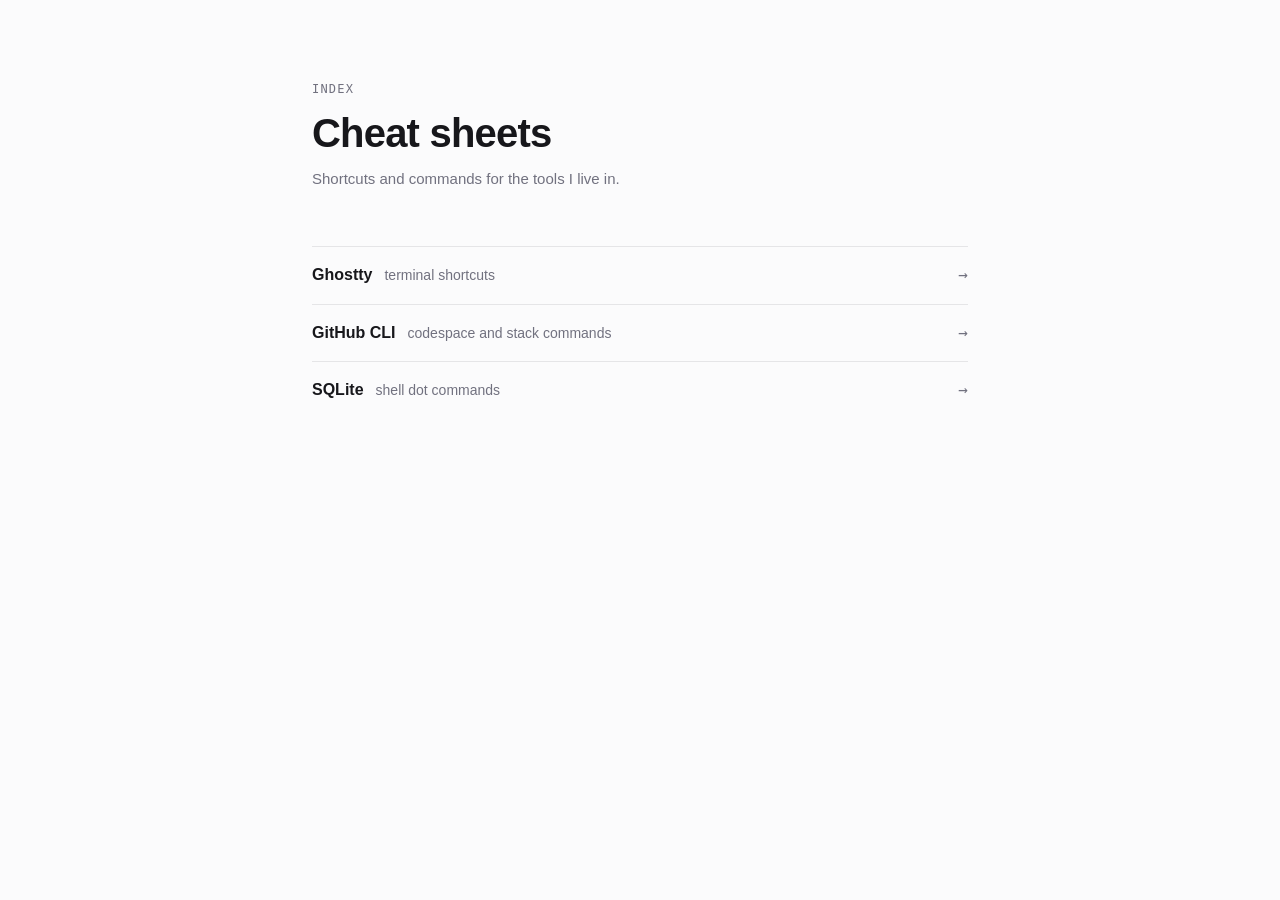
<file: index.html>
<!doctype html>
<html lang="en">
  <head>
    <meta charset="utf-8" />
    <meta name="viewport" content="width=device-width, initial-scale=1" />
    <title>Cheat sheets</title>
    <meta name="description" content="Personal cheat sheets for tools I use." />
    <link
      rel="icon"
      href="data:image/svg+xml,%3Csvg%20xmlns='http://www.w3.org/2000/svg'%20viewBox='0%200%20100%20100'%3E%3Ctext%20y='.9em'%20font-size='90'%3E%E2%8C%A8%3C/text%3E%3C/svg%3E"
    />
    <link rel="stylesheet" href="assets/style.css" />
  </head>
  <body>
    <header class="masthead">
      <p class="eyebrow">Index</p>
      <h1>Cheat sheets</h1>
      <p class="lede">Shortcuts and commands for the tools I live in.</p>
    </header>

    <main>
      <ul class="sheets">
        <!-- Add a sheet: copy one <li>. -->
        <li>
          <a href="ghostty.html">
            <span class="name">Ghostty</span>
            <span class="desc">terminal shortcuts</span>
            <span class="arrow">→</span>
          </a>
        </li>
        <li>
          <a href="gh.html">
            <span class="name">GitHub CLI</span>
            <span class="desc">codespace and stack commands</span>
            <span class="arrow">→</span>
          </a>
        </li>
        <li>
          <a href="sqlite.html">
            <span class="name">SQLite</span>
            <span class="desc">shell dot commands</span>
            <span class="arrow">→</span>
          </a>
        </li>
      </ul>
    </main>
  </body>
</html>
</file>
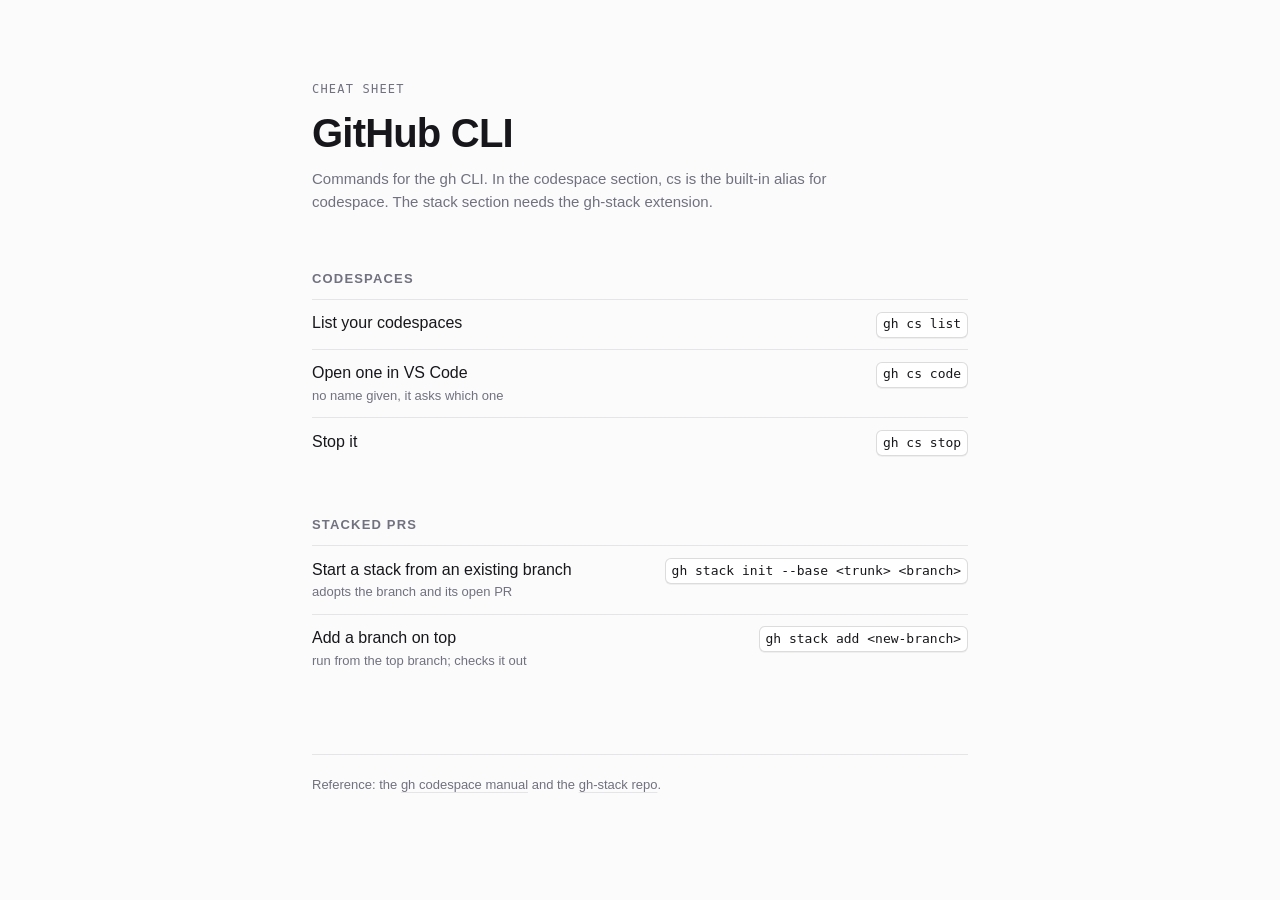
<file: gh.html>
<!doctype html>
<html lang="en">
  <head>
    <meta charset="utf-8" />
    <meta name="viewport" content="width=device-width, initial-scale=1" />
    <title>GitHub CLI cheat sheet</title>
    <meta name="description" content="gh commands — codespaces and stacked PRs." />
    <link
      rel="icon"
      href="data:image/svg+xml,%3Csvg%20xmlns='http://www.w3.org/2000/svg'%20viewBox='0%200%20100%20100'%3E%3Ctext%20y='.9em'%20font-size='90'%3E%F0%9F%90%99%3C/text%3E%3C/svg%3E"
    />
    <link rel="stylesheet" href="assets/style.css" />
  </head>
  <body>
    <header class="masthead">
      <p class="eyebrow">Cheat sheet</p>
      <h1>GitHub CLI</h1>
      <p class="lede">
        Commands for the gh CLI. In the codespace section, cs is the built-in
        alias for codespace. The stack section needs the gh-stack extension.
      </p>
    </header>

    <main>
      <!-- Add a section: copy this whole <section> block and swap the heading
           and rows. Add a command: copy one <tr>. -->
      <section id="codespaces">
        <h2>Codespaces</h2>
        <table class="shortcuts">
          <caption>
            gh codespace commands
          </caption>
          <thead class="visually-hidden">
            <tr>
              <th scope="col">Action</th>
              <th scope="col">Command</th>
            </tr>
          </thead>
          <tbody>
            <tr>
              <td class="action">List your codespaces</td>
              <td class="keys"><kbd>gh cs list</kbd></td>
            </tr>
            <tr>
              <td class="action">
                Open one in VS Code
                <span class="note">no name given, it asks which one</span>
              </td>
              <td class="keys"><kbd>gh cs code</kbd></td>
            </tr>
            <tr>
              <td class="action">Stop it</td>
              <td class="keys"><kbd>gh cs stop</kbd></td>
            </tr>
          </tbody>
        </table>
      </section>

      <section id="stacks">
        <h2>Stacked PRs</h2>
        <table class="shortcuts">
          <caption>
            gh stack commands
          </caption>
          <thead class="visually-hidden">
            <tr>
              <th scope="col">Action</th>
              <th scope="col">Command</th>
            </tr>
          </thead>
          <tbody>
            <tr>
              <td class="action">
                Start a stack from an existing branch
                <span class="note">adopts the branch and its open PR</span>
              </td>
              <td class="keys">
                <kbd>gh stack init --base &lt;trunk&gt; &lt;branch&gt;</kbd>
              </td>
            </tr>
            <tr>
              <td class="action">
                Add a branch on top
                <span class="note">run from the top branch; checks it out</span>
              </td>
              <td class="keys"><kbd>gh stack add &lt;new-branch&gt;</kbd></td>
            </tr>
          </tbody>
        </table>
      </section>
    </main>

    <footer>
      <p>
        Reference: the
        <a href="https://cli.github.com/manual/gh_codespace">gh codespace manual</a
        > and the <a href="https://github.com/github/gh-stack">gh-stack repo</a>.
      </p>
    </footer>
  </body>
</html>
</file>
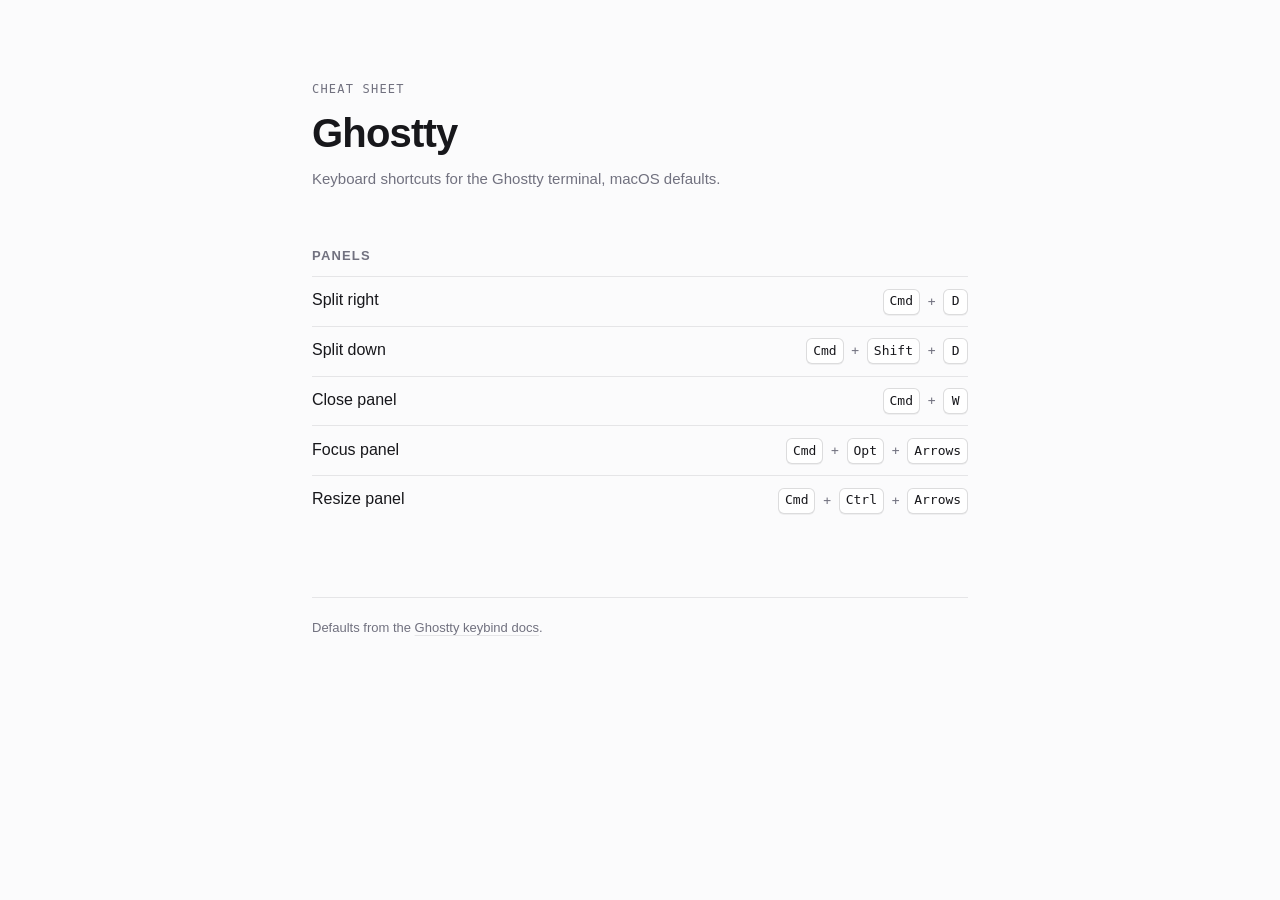
<file: ghostty.html>
<!doctype html>
<html lang="en">
  <head>
    <meta charset="utf-8" />
    <meta name="viewport" content="width=device-width, initial-scale=1" />
    <title>Ghostty cheat sheet</title>
    <meta
      name="description"
      content="Ghostty keyboard shortcuts — macOS defaults."
    />
    <link
      rel="icon"
      href="data:image/svg+xml,%3Csvg%20xmlns='http://www.w3.org/2000/svg'%20viewBox='0%200%20100%20100'%3E%3Ctext%20y='.9em'%20font-size='90'%3E%F0%9F%91%BB%3C/text%3E%3C/svg%3E"
    />
    <link rel="stylesheet" href="assets/style.css" />
  </head>
  <body>
    <header class="masthead">
      <p class="eyebrow">Cheat sheet</p>
      <h1>Ghostty</h1>
      <p class="lede">
        Keyboard shortcuts for the Ghostty terminal, macOS defaults.
      </p>
    </header>

    <main>
      <!-- Add a section: copy this whole <section> block and swap the heading
           and rows. Add a shortcut: copy one <tr>. -->
      <section id="panels">
        <h2>Panels</h2>
        <table class="shortcuts">
          <caption>
            Panel shortcuts
          </caption>
          <thead class="visually-hidden">
            <tr>
              <th scope="col">Action</th>
              <th scope="col">Shortcut</th>
            </tr>
          </thead>
          <tbody>
            <tr>
              <td class="action">Split right</td>
              <td class="keys"><kbd>Cmd</kbd> + <kbd>D</kbd></td>
            </tr>
            <tr>
              <td class="action">Split down</td>
              <td class="keys">
                <kbd>Cmd</kbd> + <kbd>Shift</kbd> + <kbd>D</kbd>
              </td>
            </tr>
            <tr>
              <td class="action">Close panel</td>
              <td class="keys"><kbd>Cmd</kbd> + <kbd>W</kbd></td>
            </tr>
            <tr>
              <td class="action">Focus panel</td>
              <td class="keys">
                <kbd>Cmd</kbd> + <kbd>Opt</kbd> + <kbd>Arrows</kbd>
              </td>
            </tr>
            <tr>
              <td class="action">Resize panel</td>
              <td class="keys">
                <kbd>Cmd</kbd> + <kbd>Ctrl</kbd> + <kbd>Arrows</kbd>
              </td>
            </tr>
          </tbody>
        </table>
      </section>
    </main>

    <footer>
      <p>
        Defaults from the
        <a href="https://ghostty.org/docs/config/keybind">Ghostty keybind docs</a
        >.
      </p>
    </footer>
  </body>
</html>
</file>
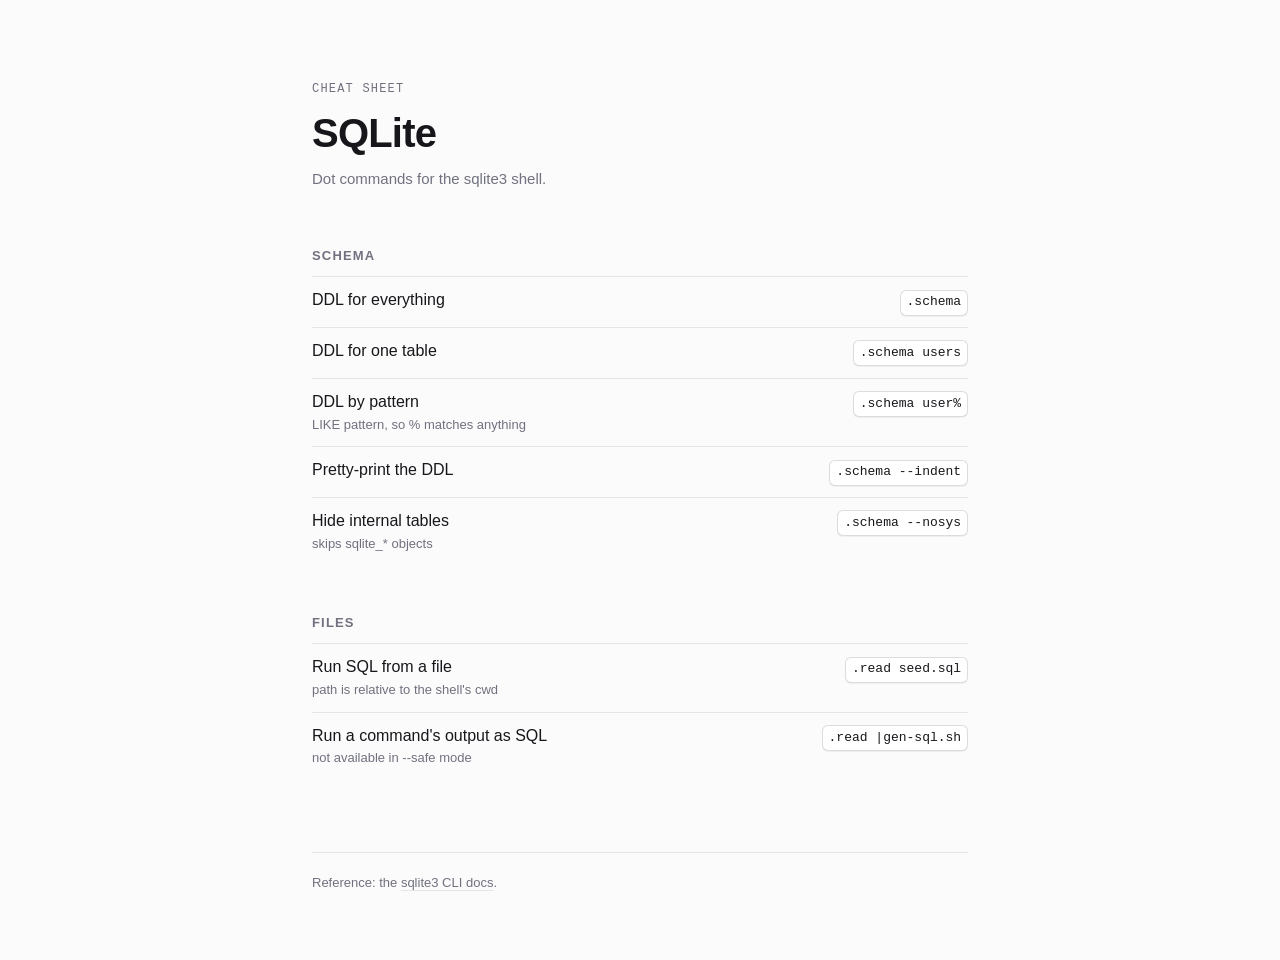
<file: sqlite.html>
<!doctype html>
<html lang="en">
  <head>
    <meta charset="utf-8" />
    <meta name="viewport" content="width=device-width, initial-scale=1" />
    <title>SQLite cheat sheet</title>
    <meta
      name="description"
      content="SQLite shell commands — inspecting the schema."
    />
    <link
      rel="icon"
      href="data:image/svg+xml,%3Csvg%20xmlns='http://www.w3.org/2000/svg'%20viewBox='0%200%20100%20100'%3E%3Ctext%20y='.9em'%20font-size='90'%3E%F0%9F%97%84%3C/text%3E%3C/svg%3E"
    />
    <link rel="stylesheet" href="assets/style.css" />
  </head>
  <body>
    <header class="masthead">
      <p class="eyebrow">Cheat sheet</p>
      <h1>SQLite</h1>
      <p class="lede">Dot commands for the sqlite3 shell.</p>
    </header>

    <main>
      <!-- Add a section: copy this whole <section> block and swap the heading
           and rows. Add a command: copy one <tr>. -->
      <section id="schema">
        <h2>Schema</h2>
        <table class="shortcuts">
          <caption>
            .schema variants
          </caption>
          <thead class="visually-hidden">
            <tr>
              <th scope="col">Action</th>
              <th scope="col">Command</th>
            </tr>
          </thead>
          <tbody>
            <tr>
              <td class="action">DDL for everything</td>
              <td class="keys"><kbd>.schema</kbd></td>
            </tr>
            <tr>
              <td class="action">DDL for one table</td>
              <td class="keys"><kbd>.schema users</kbd></td>
            </tr>
            <tr>
              <td class="action">
                DDL by pattern
                <span class="note">LIKE pattern, so % matches anything</span>
              </td>
              <td class="keys"><kbd>.schema user%</kbd></td>
            </tr>
            <tr>
              <td class="action">Pretty-print the DDL</td>
              <td class="keys"><kbd>.schema --indent</kbd></td>
            </tr>
            <tr>
              <td class="action">
                Hide internal tables
                <span class="note">skips sqlite_* objects</span>
              </td>
              <td class="keys"><kbd>.schema --nosys</kbd></td>
            </tr>
          </tbody>
        </table>
      </section>

      <section id="files">
        <h2>Files</h2>
        <table class="shortcuts">
          <caption>
            .read variants
          </caption>
          <thead class="visually-hidden">
            <tr>
              <th scope="col">Action</th>
              <th scope="col">Command</th>
            </tr>
          </thead>
          <tbody>
            <tr>
              <td class="action">
                Run SQL from a file
                <span class="note">path is relative to the shell's cwd</span>
              </td>
              <td class="keys"><kbd>.read seed.sql</kbd></td>
            </tr>
            <tr>
              <td class="action">
                Run a command's output as SQL
                <span class="note">not available in --safe mode</span>
              </td>
              <td class="keys"><kbd>.read |gen-sql.sh</kbd></td>
            </tr>
          </tbody>
        </table>
      </section>
    </main>

    <footer>
      <p>
        Reference: the
        <a href="https://sqlite.org/cli.html#querying_the_database_schema"
          >sqlite3 CLI docs</a
        >.
      </p>
    </footer>
  </body>
</html>
</file>
<file: assets/style.css>
/* ---------------------------------------------------------------------------
   cheatsheets — shared stylesheet
   One column, hairline rules, monospaced key chips. No JS, no dependencies.
   Tweak the custom properties below and every sheet follows.
   --------------------------------------------------------------------------- */

:root {
  color-scheme: light dark;

  --font-sans: -apple-system, BlinkMacSystemFont, "Segoe UI", Roboto, Helvetica,
    Arial, sans-serif;
  --font-mono: ui-monospace, SFMono-Regular, "SF Mono", Menlo, Consolas,
    monospace;

  --bg: #fbfbfc;
  --text: #17171b;
  --muted: #71717f;
  --line: rgba(20, 20, 30, 0.09);
  --hover: rgba(20, 20, 30, 0.03);
  --accent: #6c4ff6;

  --kbd-bg: #fff;
  --kbd-line: rgba(20, 20, 30, 0.15);
  --kbd-shadow: 0 1px 0 rgba(20, 20, 30, 0.05);

  --measure: 44rem;
}

@media (prefers-color-scheme: dark) {
  :root {
    --bg: #0e0e11;
    --text: #ededf2;
    --muted: #9797a4;
    --line: rgba(255, 255, 255, 0.1);
    --hover: rgba(255, 255, 255, 0.035);
    --accent: #a996ff;

    --kbd-bg: #1c1c21;
    --kbd-line: rgba(255, 255, 255, 0.14);
    --kbd-shadow: 0 1px 0 rgba(0, 0, 0, 0.35);
  }
}

*,
*::before,
*::after {
  box-sizing: border-box;
}

body {
  margin: 0 auto;
  max-width: var(--measure);
  padding: clamp(2.5rem, 7vw, 5rem) 1.5rem 4rem;
  background: var(--bg);
  color: var(--text);
  font-family: var(--font-sans);
  font-size: 1rem;
  line-height: 1.55;
  -webkit-font-smoothing: antialiased;
  text-rendering: optimizeLegibility;
}

a {
  color: inherit;
  text-decoration-color: var(--line);
  text-underline-offset: 0.2em;
  transition: color 0.15s ease, text-decoration-color 0.15s ease;
}

a:hover {
  color: var(--accent);
  text-decoration-color: currentColor;
}

:focus-visible {
  outline: 2px solid var(--accent);
  outline-offset: 3px;
  border-radius: 3px;
}

/* --- masthead ------------------------------------------------------------ */

.masthead {
  margin-bottom: clamp(2.5rem, 6vw, 3.5rem);
}

.eyebrow {
  margin: 0 0 0.75rem;
  color: var(--muted);
  font-family: var(--font-mono);
  font-size: 0.75rem;
  letter-spacing: 0.1em;
  text-transform: uppercase;
}

.masthead h1 {
  margin: 0;
  font-size: clamp(2rem, 6vw, 2.5rem);
  font-weight: 650;
  letter-spacing: -0.02em;
  line-height: 1.1;
}

.lede {
  margin: 0.75rem 0 0;
  max-width: 34rem;
  color: var(--muted);
  font-size: 0.9375rem;
}

/* --- sections ------------------------------------------------------------ */

section + section {
  margin-top: clamp(2.25rem, 5vw, 3rem);
}

section > h2 {
  margin: 0 0 0.625rem;
  color: var(--muted);
  font-size: 0.8125rem;
  font-weight: 600;
  letter-spacing: 0.09em;
  text-transform: uppercase;
}

/* --- shortcut tables ----------------------------------------------------- */
/* One <tr> per shortcut. The hairline above the first row doubles as the
   underline for the section label, so sections stay visually anchored. */

.shortcuts {
  width: 100%;
  border-collapse: collapse;
}

.shortcuts caption,
.visually-hidden {
  position: absolute;
  width: 1px;
  height: 1px;
  margin: -1px;
  padding: 0;
  overflow: hidden;
  clip: rect(0 0 0 0);
  white-space: nowrap;
  border: 0;
}

.shortcuts td {
  padding: 0.7rem 0;
  border-top: 1px solid var(--line);
  vertical-align: baseline;
}

.shortcuts tr:hover td {
  background: var(--hover);
}

.shortcuts .action {
  padding-right: 1.5rem;
}

.shortcuts .note {
  display: block;
  color: var(--muted);
  font-size: 0.8125rem;
}

.shortcuts .keys {
  width: 1%;
  color: var(--muted);
  font-family: var(--font-mono);
  font-size: 0.8125rem;
  text-align: right;
  white-space: nowrap;
}

kbd {
  display: inline-block;
  min-width: 1.9em;
  padding: 0.2em 0.45em;
  border: 1px solid var(--kbd-line);
  border-radius: 6px;
  background: var(--kbd-bg);
  box-shadow: var(--kbd-shadow);
  color: var(--text);
  font-family: var(--font-mono);
  font-size: 0.8125rem;
  line-height: 1.45;
  text-align: center;
}

/* Chips packed tight — "any one of these keys", e.g. the arrow cluster. */
.keygroup {
  display: inline-flex;
  gap: 0.25rem;
}

/* --- index -------------------------------------------------------------- */

.sheets {
  margin: 0;
  padding: 0;
  list-style: none;
}

.sheets li {
  border-top: 1px solid var(--line);
}

.sheets a {
  display: flex;
  align-items: baseline;
  gap: 0.75rem;
  padding: 1rem 0;
  text-decoration: none;
}

.sheets a:hover {
  color: inherit;
}

.sheets .name {
  font-weight: 550;
}

.sheets a:hover .name {
  color: var(--accent);
}

.sheets .desc {
  color: var(--muted);
  font-size: 0.875rem;
}

.sheets .arrow {
  margin-left: auto;
  color: var(--muted);
  font-family: var(--font-mono);
}

/* --- footer -------------------------------------------------------------- */

footer {
  margin-top: clamp(3rem, 8vw, 4.5rem);
  padding-top: 1.25rem;
  border-top: 1px solid var(--line);
  color: var(--muted);
  font-size: 0.8125rem;
}

footer p {
  margin: 0 0 0.4rem;
}

/* --- narrow screens ------------------------------------------------------ */

@media (max-width: 34rem) {
  .shortcuts tr {
    display: grid;
    gap: 0.4rem;
    padding: 0.8rem 0;
    border-top: 1px solid var(--line);
  }

  .shortcuts td {
    padding: 0;
    border-top: 0;
  }

  .shortcuts .keys {
    width: auto;
    text-align: left;
    white-space: normal;
  }
}

/* --- print --------------------------------------------------------------- */

@media print {
  :root {
    --bg: #fff;
    --text: #000;
    --muted: #444;
    --line: rgba(0, 0, 0, 0.25);
    --hover: transparent;
    --kbd-bg: #fff;
    --kbd-line: rgba(0, 0, 0, 0.4);
    --kbd-shadow: none;
  }

  body {
    max-width: none;
    padding: 0;
  }

  section {
    break-inside: avoid;
  }
}
</file>
